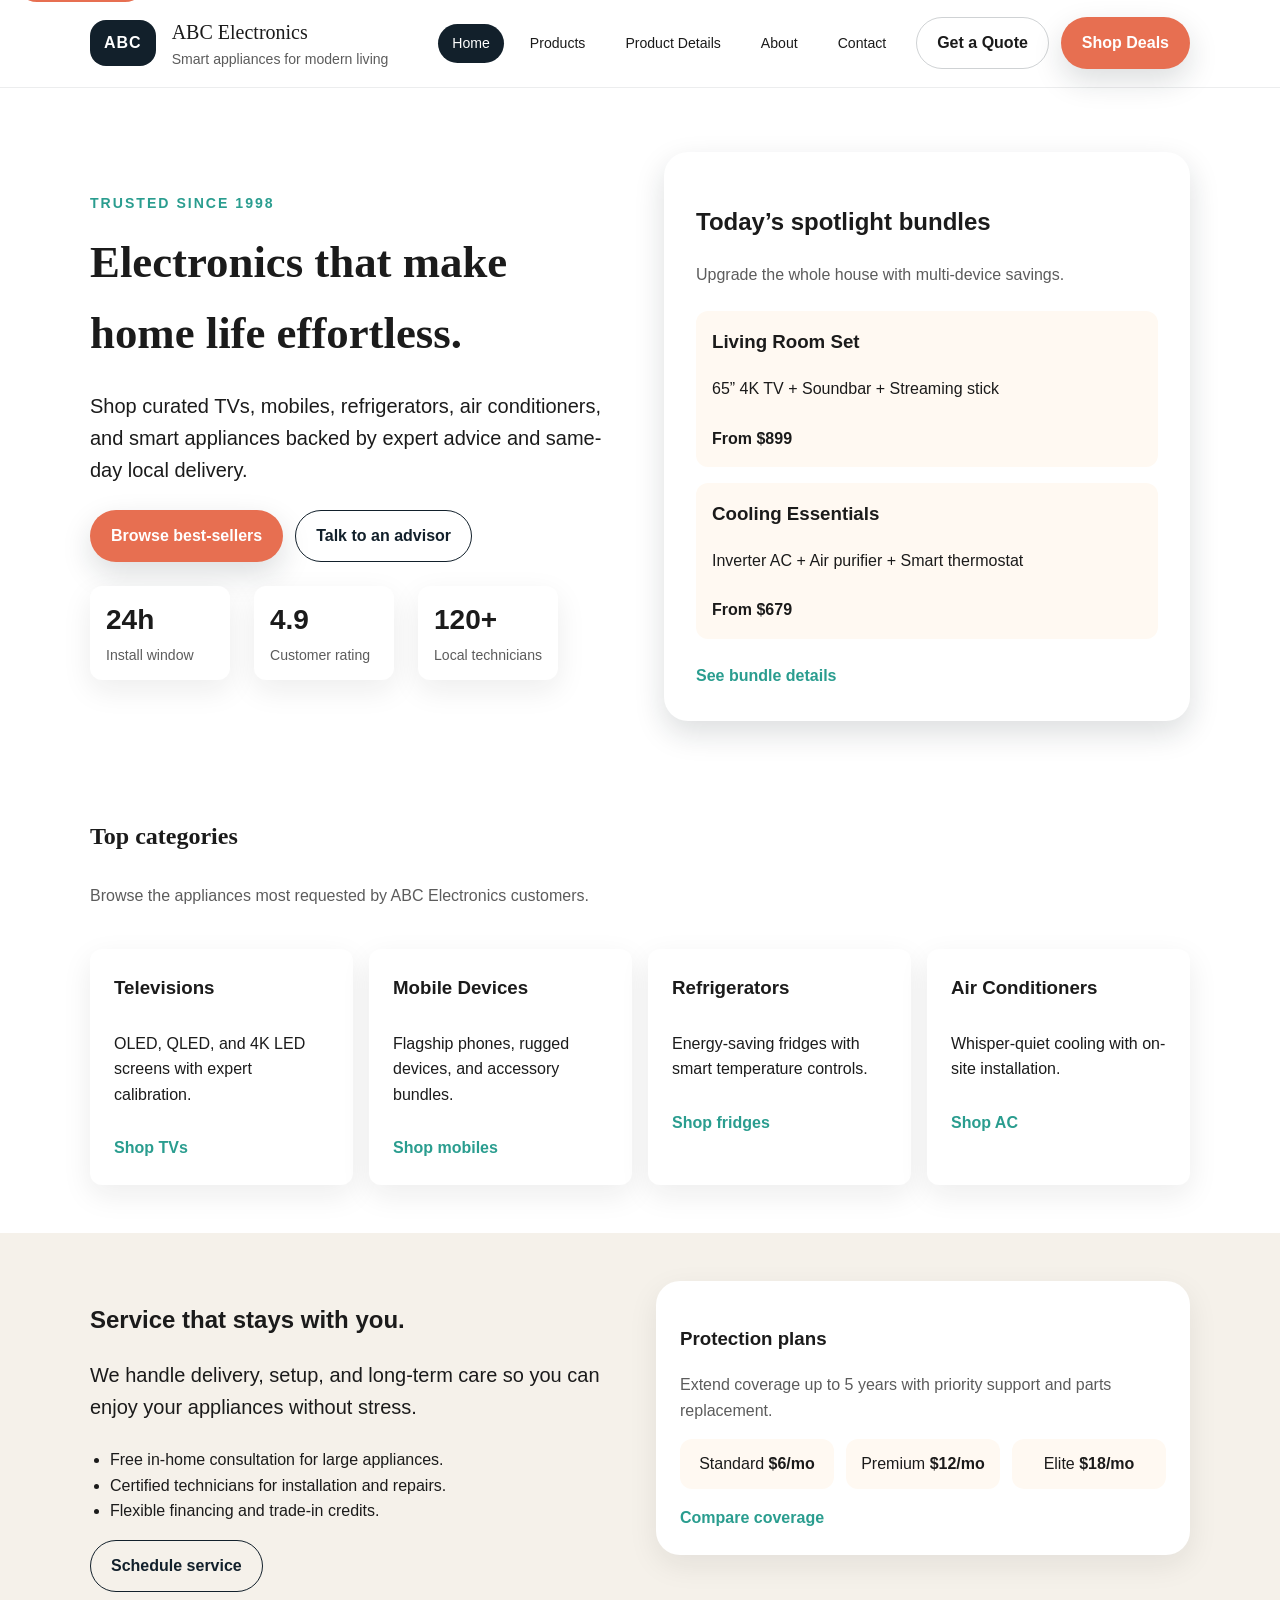
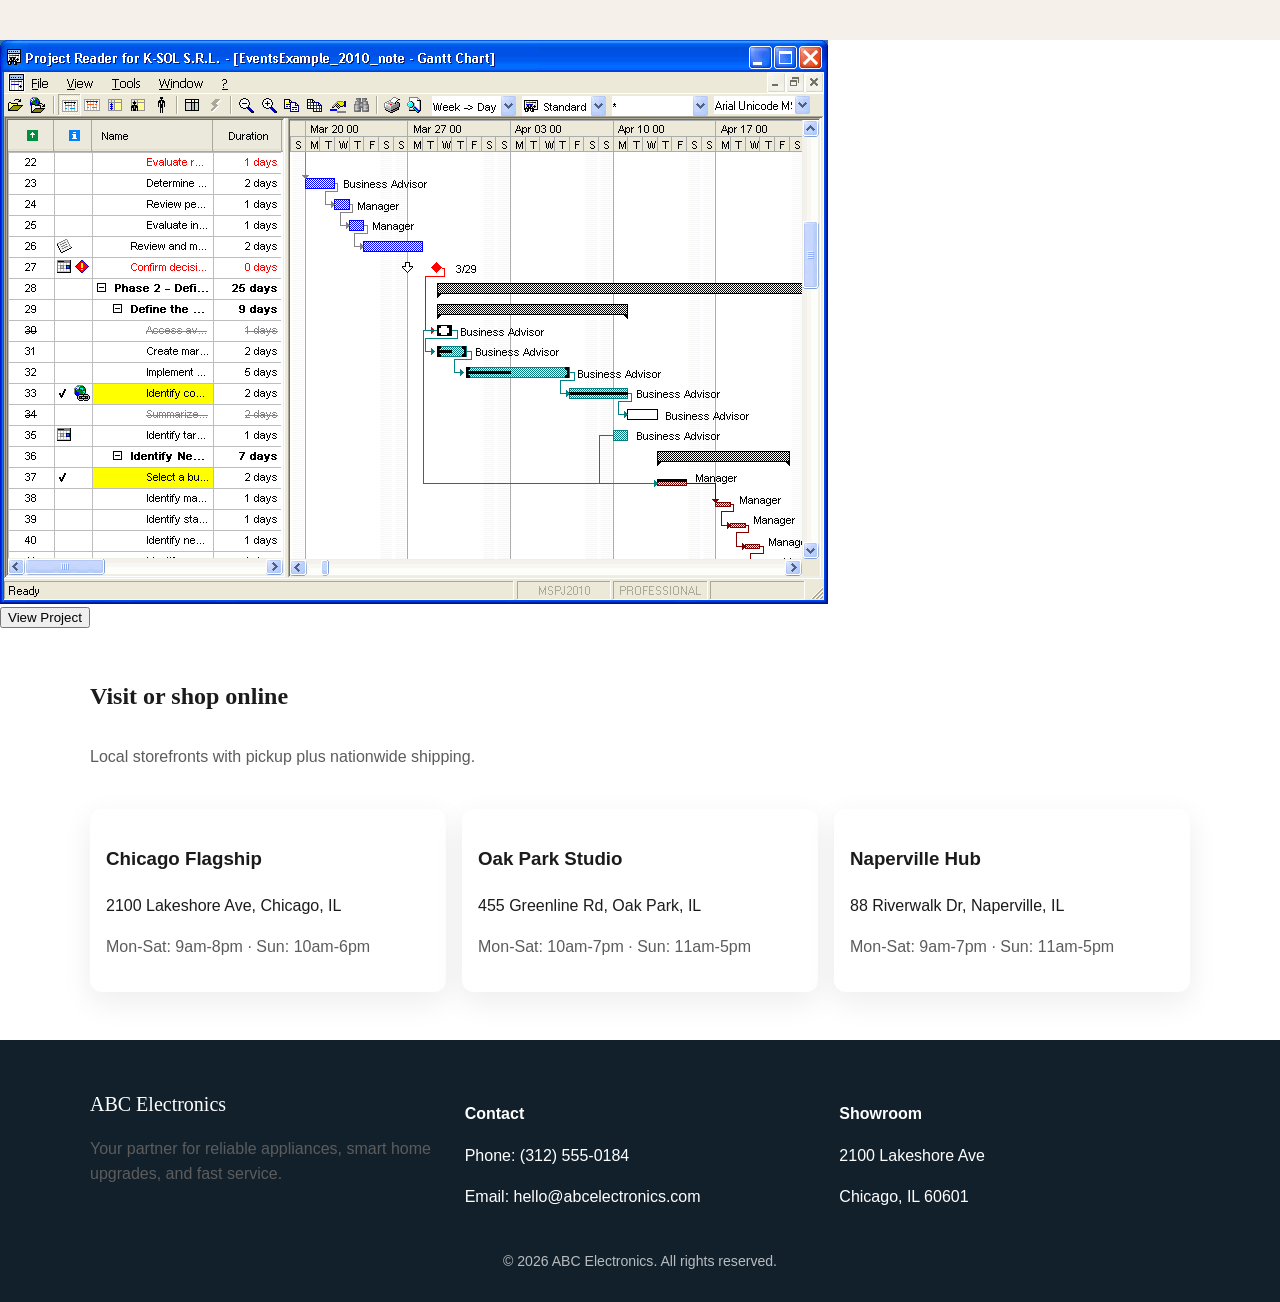
<file: index.html>
<!doctype html>
<html lang="en">
  <head>
    <meta charset="UTF-8" />
    <meta
      name="viewport"
      content="width=device-width, initial-scale=1.0"
    />
    <link
      rel="stylesheet"
      href="styles/styles.css"
    />
    <title>ABC Electronics</title>
  </head>
  <body>
    <a
      class="skip-link"
      href="#main"
      >Skip to content</a
    >
    <header class="site-header">
      <div class="container header-inner">
        <div
          class="brand"
          aria-label="ABC Electronics home"
        >
          <span
            class="brand-mark"
            aria-hidden="true"
            >ABC</span
          >
          <div class="brand-text">
            <p class="brand-name">ABC Electronics</p>
            <p class="brand-tagline">Smart appliances for modern living</p>
          </div>
        </div>
        <button
          class="nav-toggle"
          type="button"
          aria-expanded="false"
          aria-controls="primary-menu"
          aria-label="Open navigation menu"
        >
          <span class="nav-toggle-line"></span>
          <span class="nav-toggle-line"></span>
          <span class="nav-toggle-line"></span>
        </button>
        <div
          class="nav-panel"
          id="primary-menu"
        >
          <nav
            class="site-nav"
            aria-label="Primary"
          >
            <a
              class="nav-link active"
              href="index.html"
              >Home</a
            >
            <a
              class="nav-link"
              href="products.html"
              >Products</a
            >
            <a
              class="nav-link"
              href="product-details.html"
              >Product Details</a
            >
            <a
              class="nav-link"
              href="about.html"
              >About</a
            >
            <a
              class="nav-link"
              href="contact.html"
              >Contact</a
            >
          </nav>
          <div class="header-actions">
            <a
              class="btn btn-ghost"
              href="contact.html"
              >Get a Quote</a
            >
            <a
              class="btn btn-primary"
              href="products.html"
              >Shop Deals</a
            >
          </div>
        </div>
      </div>
    </header>

    <main id="main">
      <section
        class="hero"
        aria-labelledby="hero-title"
      >
        <div class="container hero-grid">
          <div class="hero-copy">
            <p class="eyebrow">Trusted since 1998</p>
            <h1 id="hero-title">Electronics that make home life effortless.</h1>
            <p class="lead">
              Shop curated TVs, mobiles, refrigerators, air conditioners, and
              smart appliances backed by expert advice and same-day local
              delivery.
            </p>
            <div class="hero-actions">
              <a
                class="btn btn-primary"
                href="products.html"
                >Browse best-sellers</a
              >
              <a
                class="btn btn-outline"
                href="contact.html"
                >Talk to an advisor</a
              >
            </div>
            <div
              class="trust-row"
              aria-label="Service highlights"
            >
              <div class="trust-item">
                <span class="trust-number">24h</span>
                <span class="trust-label">Install window</span>
              </div>
              <div class="trust-item">
                <span class="trust-number">4.9</span>
                <span class="trust-label">Customer rating</span>
              </div>
              <div class="trust-item">
                <span class="trust-number">120+</span>
                <span class="trust-label">Local technicians</span>
              </div>
            </div>
          </div>
          <div
            class="hero-card"
            role="presentation"
          >
            <div class="card-panel">
              <h2>Today’s spotlight bundles</h2>
              <p class="muted">
                Upgrade the whole house with multi-device savings.
              </p>
              <div class="bundle-list">
                <article class="bundle-card">
                  <h3>Living Room Set</h3>
                  <p>65” 4K TV + Soundbar + Streaming stick</p>
                  <span class="bundle-price">From $899</span>
                </article>
                <article class="bundle-card">
                  <h3>Cooling Essentials</h3>
                  <p>Inverter AC + Air purifier + Smart thermostat</p>
                  <span class="bundle-price">From $679</span>
                </article>
              </div>
              <a
                class="text-link"
                href="products.html"
                >See bundle details</a
              >
            </div>
          </div>
        </div>
      </section>

      <section
        class="section"
        aria-labelledby="categories-title"
      >
        <div class="container">
          <div class="section-heading">
            <h2 id="categories-title">Top categories</h2>
            <p class="muted">
              Browse the appliances most requested by ABC Electronics customers.
            </p>
          </div>
          <div class="grid-cards">
            <article class="info-card">
              <h3>Televisions</h3>
              <p>OLED, QLED, and 4K LED screens with expert calibration.</p>
              <a
                class="text-link"
                href="products.html"
                >Shop TVs</a
              >
            </article>
            <article class="info-card">
              <h3>Mobile Devices</h3>
              <p>Flagship phones, rugged devices, and accessory bundles.</p>
              <a
                class="text-link"
                href="products.html"
                >Shop mobiles</a
              >
            </article>
            <article class="info-card">
              <h3>Refrigerators</h3>
              <p>Energy-saving fridges with smart temperature controls.</p>
              <a
                class="text-link"
                href="products.html"
                >Shop fridges</a
              >
            </article>
            <article class="info-card">
              <h3>Air Conditioners</h3>
              <p>Whisper-quiet cooling with on-site installation.</p>
              <a
                class="text-link"
                href="products.html"
                >Shop AC</a
              >
            </article>
          </div>
        </div>
      </section>

      <section
        class="section alt"
        aria-labelledby="services-title"
      >
        <div class="container split">
          <div>
            <h2 id="services-title">Service that stays with you.</h2>
            <p class="lead">
              We handle delivery, setup, and long-term care so you can enjoy
              your appliances without stress.
            </p>
            <ul class="feature-list">
              <li>Free in-home consultation for large appliances.</li>
              <li>Certified technicians for installation and repairs.</li>
              <li>Flexible financing and trade-in credits.</li>
            </ul>
            <a
              class="btn btn-outline"
              href="contact.html"
              >Schedule service</a
            >
          </div>
          <div class="service-card">
            <h3>Protection plans</h3>
            <p class="muted">
              Extend coverage up to 5 years with priority support and parts
              replacement.
            </p>
            <div class="plan-grid">
              <div class="plan-item">
                <span>Standard</span>
                <strong>$6/mo</strong>
              </div>
              <div class="plan-item">
                <span>Premium</span>
                <strong>$12/mo</strong>
              </div>
              <div class="plan-item">
                <span>Elite</span>
                <strong>$18/mo</strong>
              </div>
            </div>
            <a
              class="text-link"
              href="contact.html"
              >Compare coverage</a
            >
          </div>
        </div>
      </section>

      <section>
        <img
          src="images/project1.gif"
          alt="Project 1"
        />
        <a href="https://github.com/mandloideep/cs300">
          <button>View Project</button>
        </a>
      </section>

      <section
        class="section"
        aria-labelledby="locations-title"
      >
        <div class="container">
          <div class="section-heading">
            <h2 id="locations-title">Visit or shop online</h2>
            <p class="muted">
              Local storefronts with pickup plus nationwide shipping.
            </p>
          </div>
          <div class="location-grid">
            <article class="location-card">
              <h3>Chicago Flagship</h3>
              <p>2100 Lakeshore Ave, Chicago, IL</p>
              <p class="muted">Mon-Sat: 9am-8pm · Sun: 10am-6pm</p>
            </article>
            <article class="location-card">
              <h3>Oak Park Studio</h3>
              <p>455 Greenline Rd, Oak Park, IL</p>
              <p class="muted">Mon-Sat: 10am-7pm · Sun: 11am-5pm</p>
            </article>
            <article class="location-card">
              <h3>Naperville Hub</h3>
              <p>88 Riverwalk Dr, Naperville, IL</p>
              <p class="muted">Mon-Sat: 9am-7pm · Sun: 11am-5pm</p>
            </article>
          </div>
        </div>
      </section>
    </main>

    <footer class="site-footer">
      <div class="container footer-grid">
        <div>
          <p class="brand-name">ABC Electronics</p>
          <p class="muted">
            Your partner for reliable appliances, smart home upgrades, and fast
            service.
          </p>
        </div>
        <div>
          <h2 class="footer-title">Contact</h2>
          <p>Phone: (312) 555-0184</p>
          <p>Email: hello@abcelectronics.com</p>
        </div>
        <div>
          <h2 class="footer-title">Showroom</h2>
          <p>2100 Lakeshore Ave</p>
          <p>Chicago, IL 60601</p>
        </div>
      </div>
      <div class="footer-bottom">
        <p>&copy; 2026 ABC Electronics. All rights reserved.</p>
      </div>
    </footer>

    <script src="scripts/nav.js"></script>
  </body>
</html>
</file>
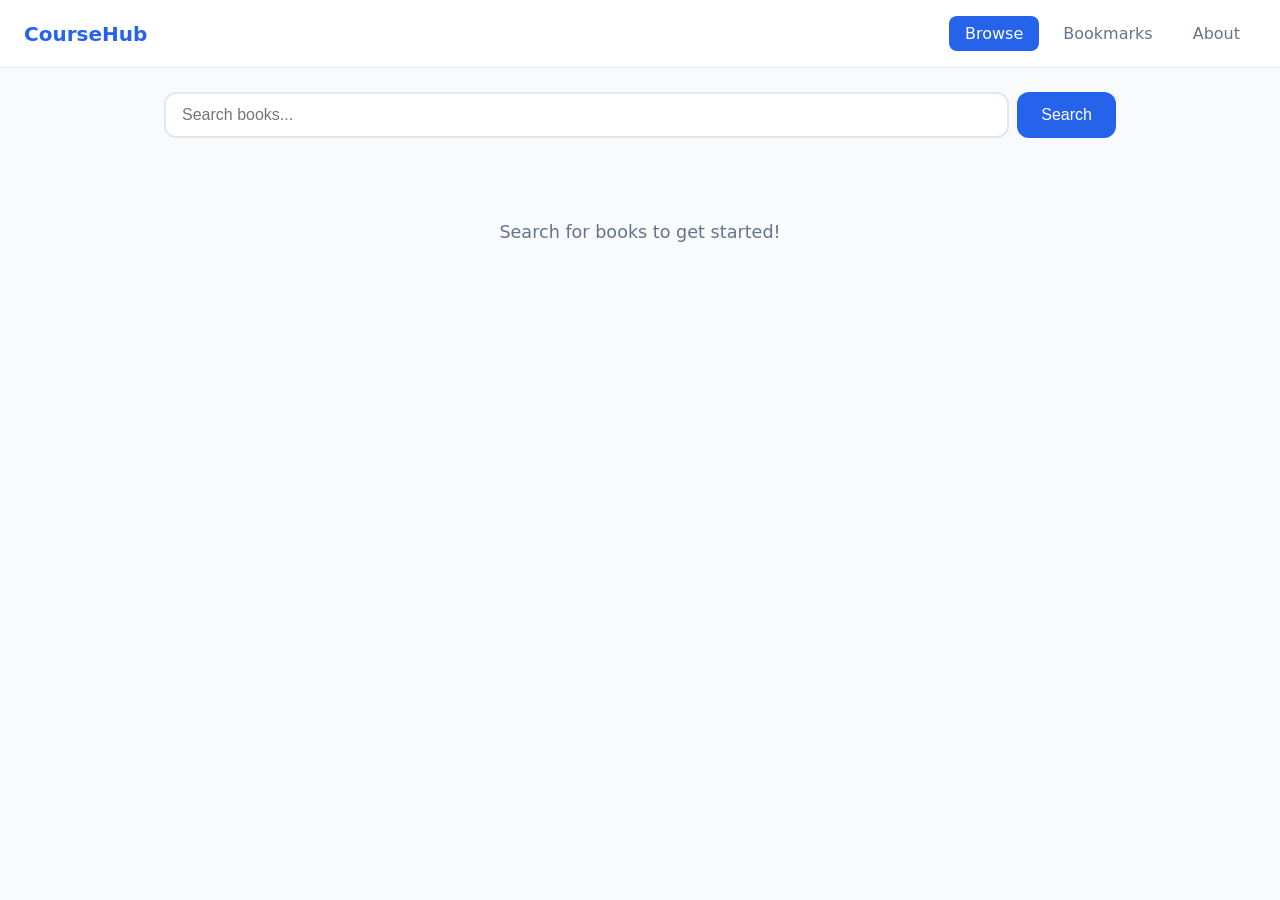
<file: coursehub-live/index.html>
<!doctype html>
<html lang="en">
  <head>
    <meta charset="UTF-8" />
    <meta
      name="viewport"
      content="width=device-width, initial-scale=1.0"
    />
    <title>CourseHub</title>
    <link
      rel="stylesheet"
      href="style.css"
    />
    <script
      src="app.js"
      defer
    ></script>
  </head>
  <body>
    <nav id="main-nav">
      <h1>CourseHub</h1>
      <div class="nav-links">
        <a
          href="#browse"
          class="nav-link active"
          >Browse</a
        >
        <a
          href="#bookmarks"
          class="nav-link"
          >Bookmarks</a
        >
        <a
          href="#about"
          class="nav-link"
          >About</a
        >
      </div>
    </nav>

    <main id="app"></main>
  </body>
</html>
</file>
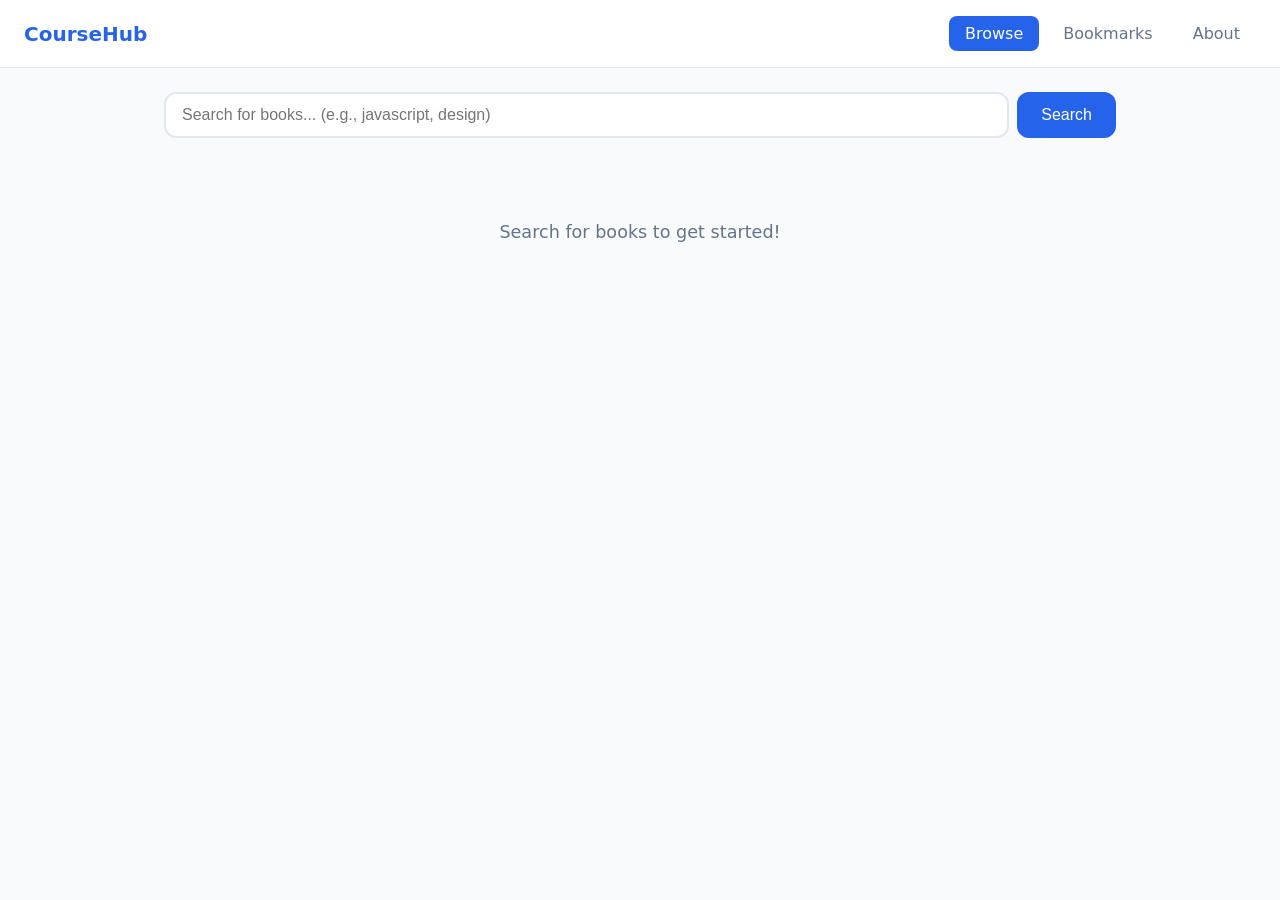
<file: coursehub/index.html>
<!doctype html>
<html lang="en">
  <head>
    <meta charset="UTF-8" />
    <meta
      name="viewport"
      content="width=device-width, initial-scale=1.0"
    />
    <title>CourseHub</title>
    <link
      rel="stylesheet"
      href="style.css"
    />
  </head>
  <body>
    <nav id="main-nav">
      <h1>CourseHub</h1>
      <div class="nav-links">
        <a
          href="#browse"
          class="nav-link active"
          >Browse</a
        >
        <a
          href="#bookmarks"
          class="nav-link"
          >Bookmarks</a
        >
        <a
          href="#about"
          class="nav-link"
          >About</a
        >
      </div>
    </nav>

    <main id="app"></main>

    <script src="app.js"></script>
  </body>
</html>
</file>
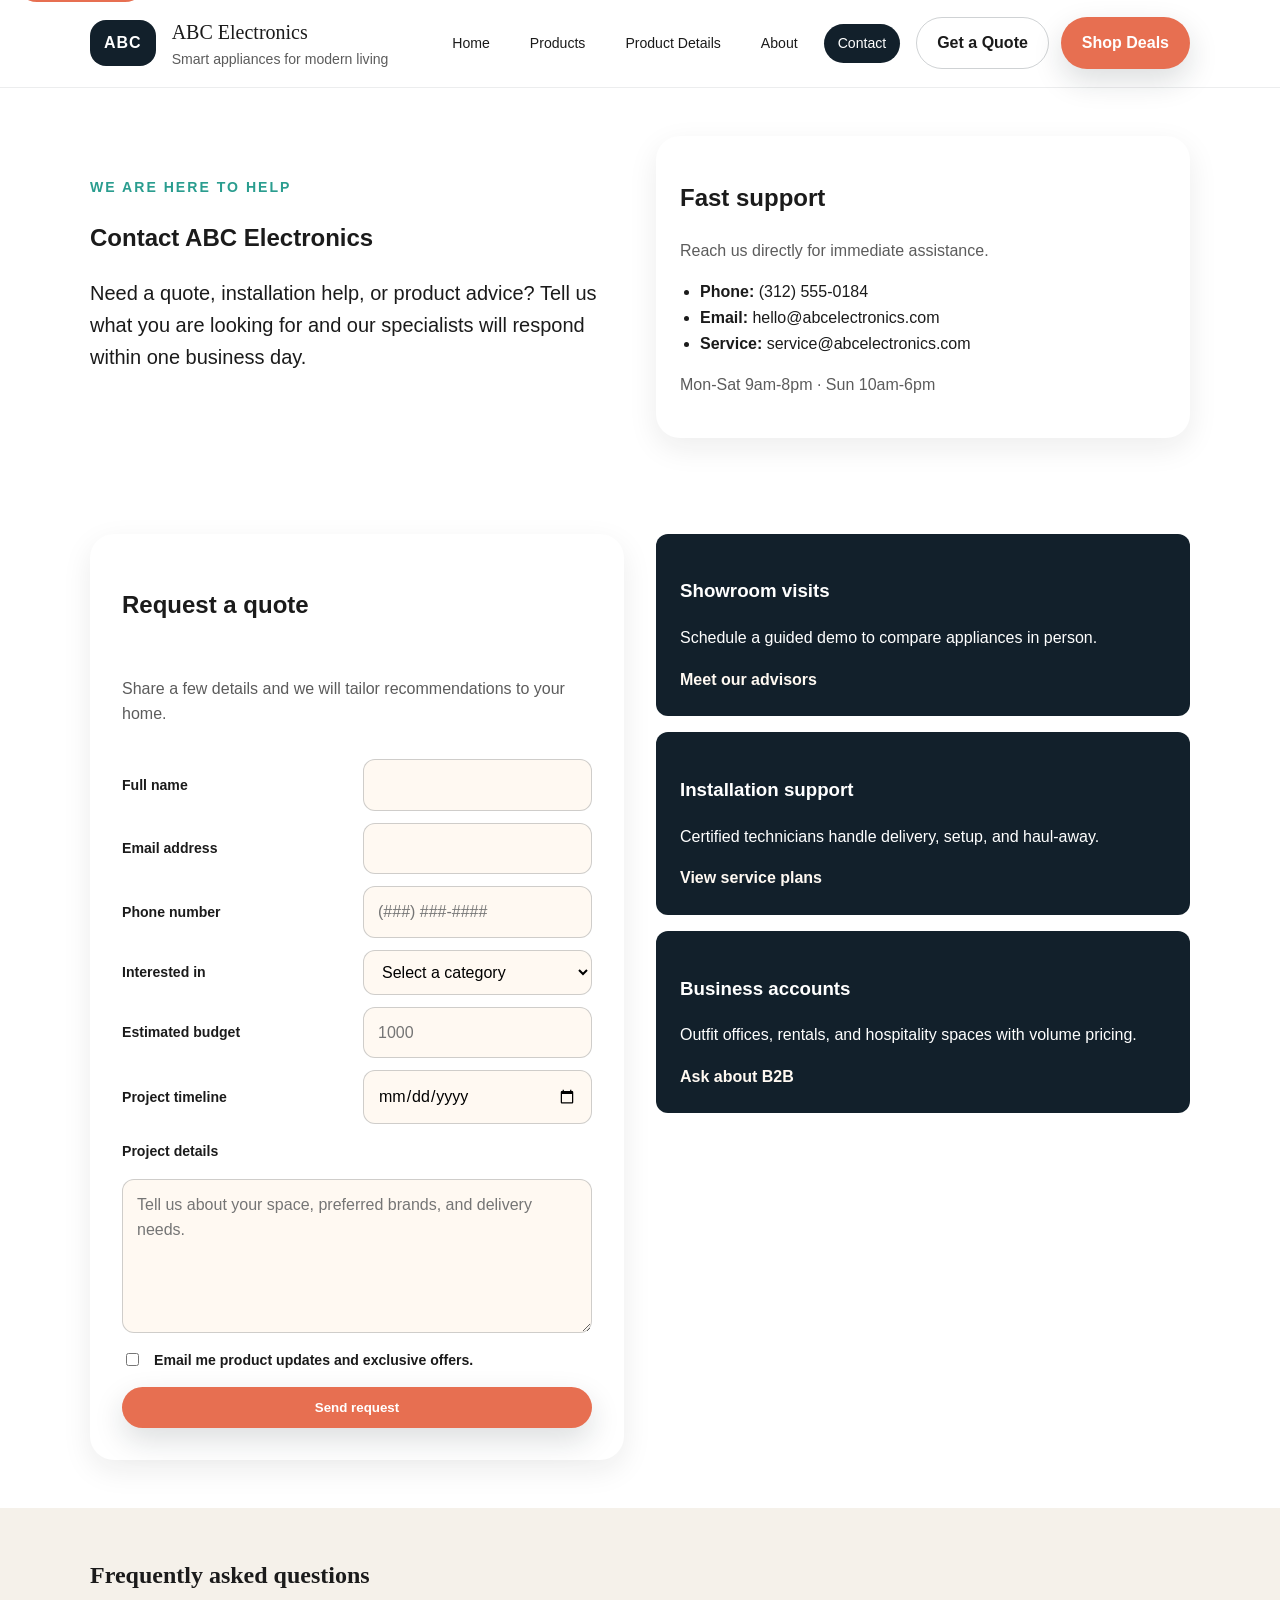
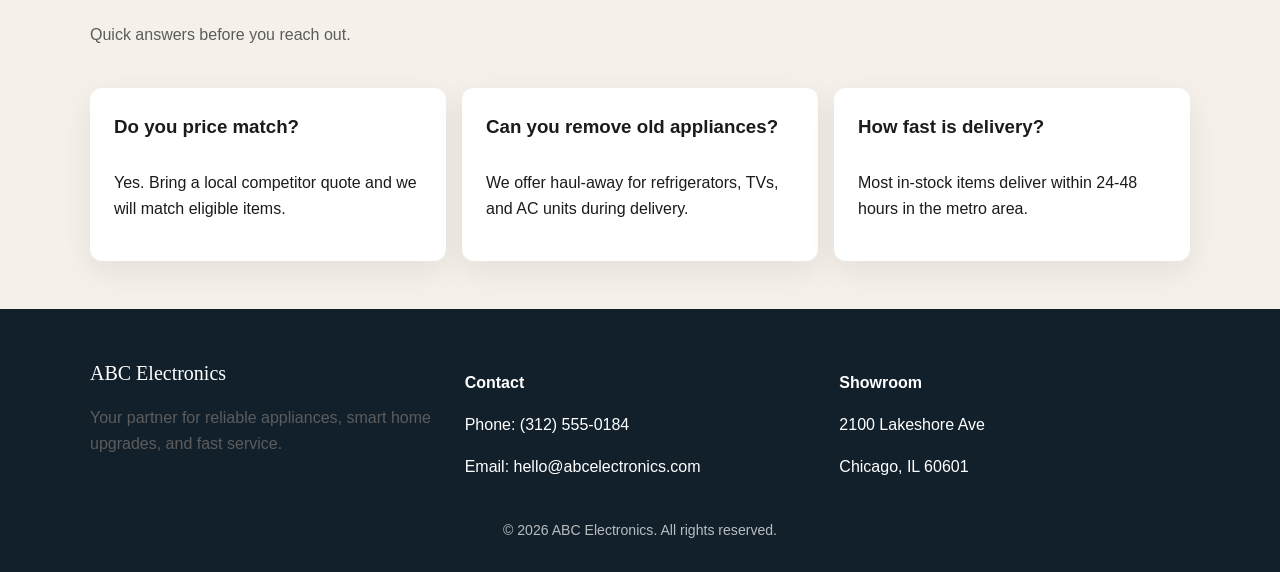
<file: contact.html>
<!doctype html>
<html lang="en">
  <head>
    <meta charset="UTF-8" />
    <meta
      name="viewport"
      content="width=device-width, initial-scale=1.0"
    />
    <link
      rel="stylesheet"
      href="styles/styles.css"
    />
    <title>ABC Electronics - Contact</title>
  </head>
  <body>
    <a
      class="skip-link"
      href="#main"
      >Skip to content</a
    >
    <header class="site-header">
      <div class="container header-inner">
        <div
          class="brand"
          aria-label="ABC Electronics home"
        >
          <span
            class="brand-mark"
            aria-hidden="true"
            >ABC</span
          >
          <div class="brand-text">
            <p class="brand-name">ABC Electronics</p>
            <p class="brand-tagline">Smart appliances for modern living</p>
          </div>
        </div>
        <button
          class="nav-toggle"
          type="button"
          aria-expanded="false"
          aria-controls="primary-menu"
          aria-label="Open navigation menu"
        >
          <span class="nav-toggle-line"></span>
          <span class="nav-toggle-line"></span>
          <span class="nav-toggle-line"></span>
        </button>
        <div
          class="nav-panel"
          id="primary-menu"
        >
          <nav
            class="site-nav"
            aria-label="Primary"
          >
            <a
              class="nav-link"
              href="index.html"
              >Home</a
            >
            <a
              class="nav-link"
              href="products.html"
              >Products</a
            >
            <a
              class="nav-link"
              href="product-details.html"
              >Product Details</a
            >
            <a
              class="nav-link"
              href="about.html"
              >About</a
            >
            <a
              class="nav-link active"
              href="contact.html"
              >Contact</a
            >
          </nav>
          <div class="header-actions">
            <a
              class="btn btn-ghost"
              href="contact.html"
              >Get a Quote</a
            >
            <a
              class="btn btn-primary"
              href="products.html"
              >Shop Deals</a
            >
          </div>
        </div>
      </div>
    </header>

    <main id="main">
      <section
        class="page-hero"
        aria-labelledby="contact-title"
      >
        <div class="container page-hero-inner">
          <div>
            <p class="eyebrow">We are here to help</p>
            <h1 id="contact-title">Contact ABC Electronics</h1>
            <p class="lead">
              Need a quote, installation help, or product advice? Tell us what
              you are looking for and our specialists will respond within one
              business day.
            </p>
          </div>
          <div class="contact-card">
            <h2>Fast support</h2>
            <p class="muted">Reach us directly for immediate assistance.</p>
            <ul class="contact-list">
              <li><strong>Phone:</strong> (312) 555-0184</li>
              <li><strong>Email:</strong> hello@abcelectronics.com</li>
              <li><strong>Service:</strong> service@abcelectronics.com</li>
            </ul>
            <p class="muted">Mon-Sat 9am-8pm · Sun 10am-6pm</p>
          </div>
        </div>
      </section>

      <section
        class="section"
        aria-labelledby="form-title"
      >
        <div class="container split">
          <form
            class="contact-form"
            aria-labelledby="form-title"
          >
            <h2 id="form-title">Request a quote</h2>
            <p class="muted">
              Share a few details and we will tailor recommendations to your
              home.
            </p>
            <div class="form-grid">
              <label for="full-name">Full name</label>
              <input
                id="full-name"
                name="full-name"
                type="text"
                autocomplete="name"
                required
              />

              <label for="email">Email address</label>
              <input
                id="email"
                name="email"
                type="email"
                autocomplete="email"
                required
              />

              <label for="phone">Phone number</label>
              <input
                id="phone"
                name="phone"
                type="tel"
                autocomplete="tel"
                placeholder="(###) ###-####"
              />

              <label for="interest">Interested in</label>
              <select
                id="interest"
                name="interest"
                required
              >
                <option
                  value=""
                  disabled
                  selected
                >
                  Select a category
                </option>
                <option>Televisions</option>
                <option>Mobile devices</option>
                <option>Refrigerators</option>
                <option>Air conditioners</option>
                <option>Smart home bundles</option>
              </select>

              <label for="budget">Estimated budget</label>
              <input
                id="budget"
                name="budget"
                type="number"
                min="100"
                step="50"
                placeholder="1000"
              />

              <label for="timeline">Project timeline</label>
              <input
                id="timeline"
                name="timeline"
                type="date"
              />
            </div>

            <label for="message">Project details</label>
            <textarea
              id="message"
              name="message"
              rows="5"
              placeholder="Tell us about your space, preferred brands, and delivery needs."
            ></textarea>

            <div class="checkbox-row">
              <input
                id="updates"
                name="updates"
                type="checkbox"
              />
              <label for="updates"
                >Email me product updates and exclusive offers.</label
              >
            </div>

            <button
              class="btn btn-primary"
              type="submit"
            >
              Send request
            </button>
          </form>
          <aside
            class="side-panel"
            aria-label="Showroom and service details"
          >
            <div class="panel-block">
              <h3>Showroom visits</h3>
              <p>Schedule a guided demo to compare appliances in person.</p>
              <a
                class="text-link"
                href="about.html"
                >Meet our advisors</a
              >
            </div>
            <div class="panel-block">
              <h3>Installation support</h3>
              <p>
                Certified technicians handle delivery, setup, and haul-away.
              </p>
              <a
                class="text-link"
                href="products.html"
                >View service plans</a
              >
            </div>
            <div class="panel-block">
              <h3>Business accounts</h3>
              <p>
                Outfit offices, rentals, and hospitality spaces with volume
                pricing.
              </p>
              <a
                class="text-link"
                href="contact.html"
                >Ask about B2B</a
              >
            </div>
          </aside>
        </div>
      </section>

      <section
        class="section alt"
        aria-labelledby="faq-title"
      >
        <div class="container">
          <div class="section-heading">
            <h2 id="faq-title">Frequently asked questions</h2>
            <p class="muted">Quick answers before you reach out.</p>
          </div>
          <div class="grid-cards">
            <article class="info-card">
              <h3>Do you price match?</h3>
              <p>
                Yes. Bring a local competitor quote and we will match eligible
                items.
              </p>
            </article>
            <article class="info-card">
              <h3>Can you remove old appliances?</h3>
              <p>
                We offer haul-away for refrigerators, TVs, and AC units during
                delivery.
              </p>
            </article>
            <article class="info-card">
              <h3>How fast is delivery?</h3>
              <p>
                Most in-stock items deliver within 24-48 hours in the metro
                area.
              </p>
            </article>
          </div>
        </div>
      </section>
    </main>

    <footer class="site-footer">
      <div class="container footer-grid">
        <div>
          <p class="brand-name">ABC Electronics</p>
          <p class="muted">
            Your partner for reliable appliances, smart home upgrades, and fast
            service.
          </p>
        </div>
        <div>
          <h2 class="footer-title">Contact</h2>
          <p>Phone: (312) 555-0184</p>
          <p>Email: hello@abcelectronics.com</p>
        </div>
        <div>
          <h2 class="footer-title">Showroom</h2>
          <p>2100 Lakeshore Ave</p>
          <p>Chicago, IL 60601</p>
        </div>
      </div>
      <div class="footer-bottom">
        <p>&copy; 2026 ABC Electronics. All rights reserved.</p>
      </div>
    </footer>

    <script src="scripts/nav.js"></script>
  </body>
</html>
</file>
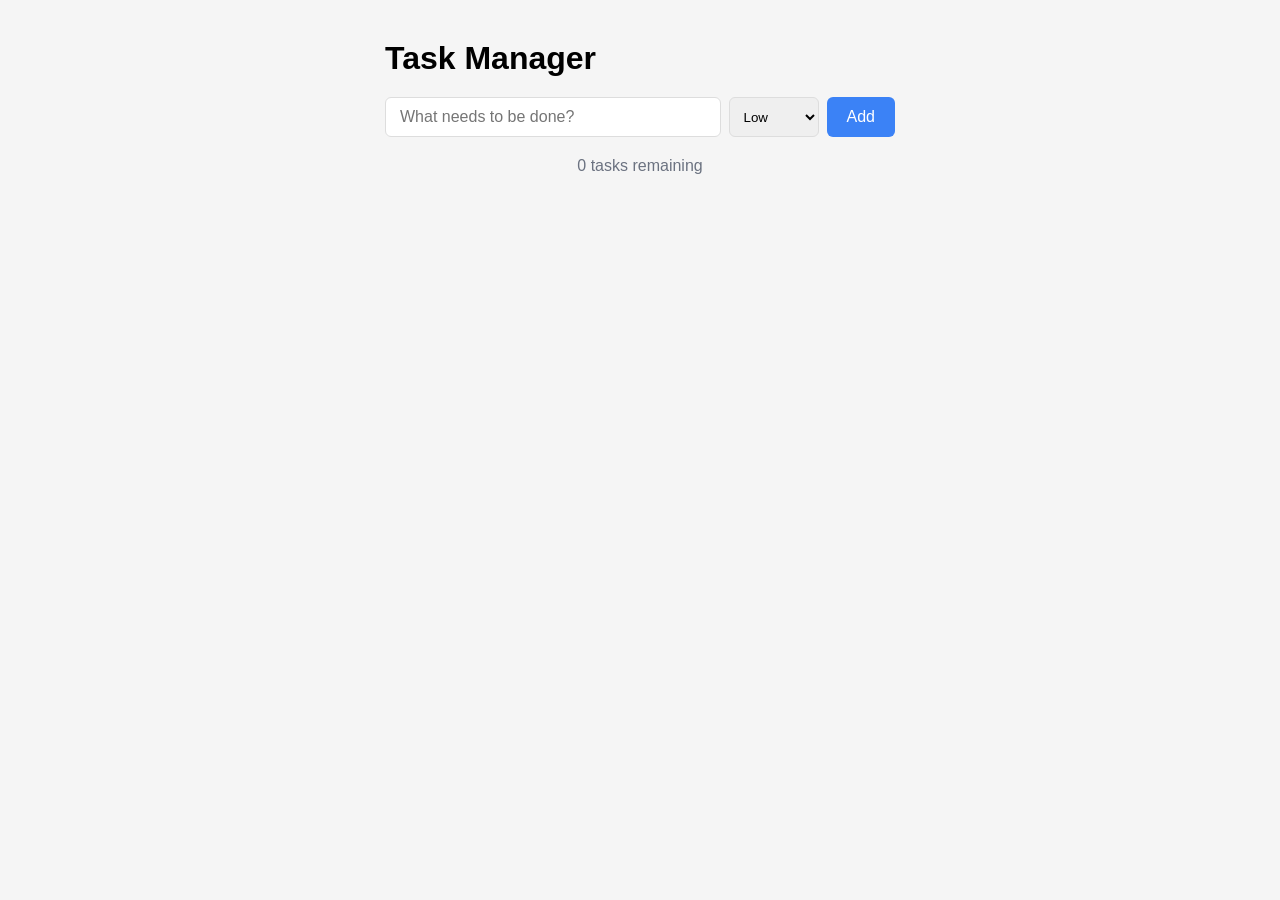
<file: task-manager.html>
<!doctype html>
<html lang="en">
  <head>
    <meta charset="UTF-8" />
    <title>Task Manager</title>
    <link
      rel="stylesheet"
      href="styles/tasks-m.css"
    />
    <script
      src="scripts/tasks-m.js"
      defer
    ></script>
  </head>
  <body>
    <h1>Task Manager</h1>

    <div class="add-form">
      <input
        type="text"
        id="task-input"
        placeholder="What needs to be done?"
      />
      <select id="priority-select">
        <option value="low">Low</option>
        <option value="medium">Medium</option>
        <option value="high">High</option>
      </select>
      <button id="add-btn">Add</button>
    </div>

    <div id="task-list"></div>
    <p
      class="task-count"
      id="task-count"
    ></p>
  </body>
</html>
</file>
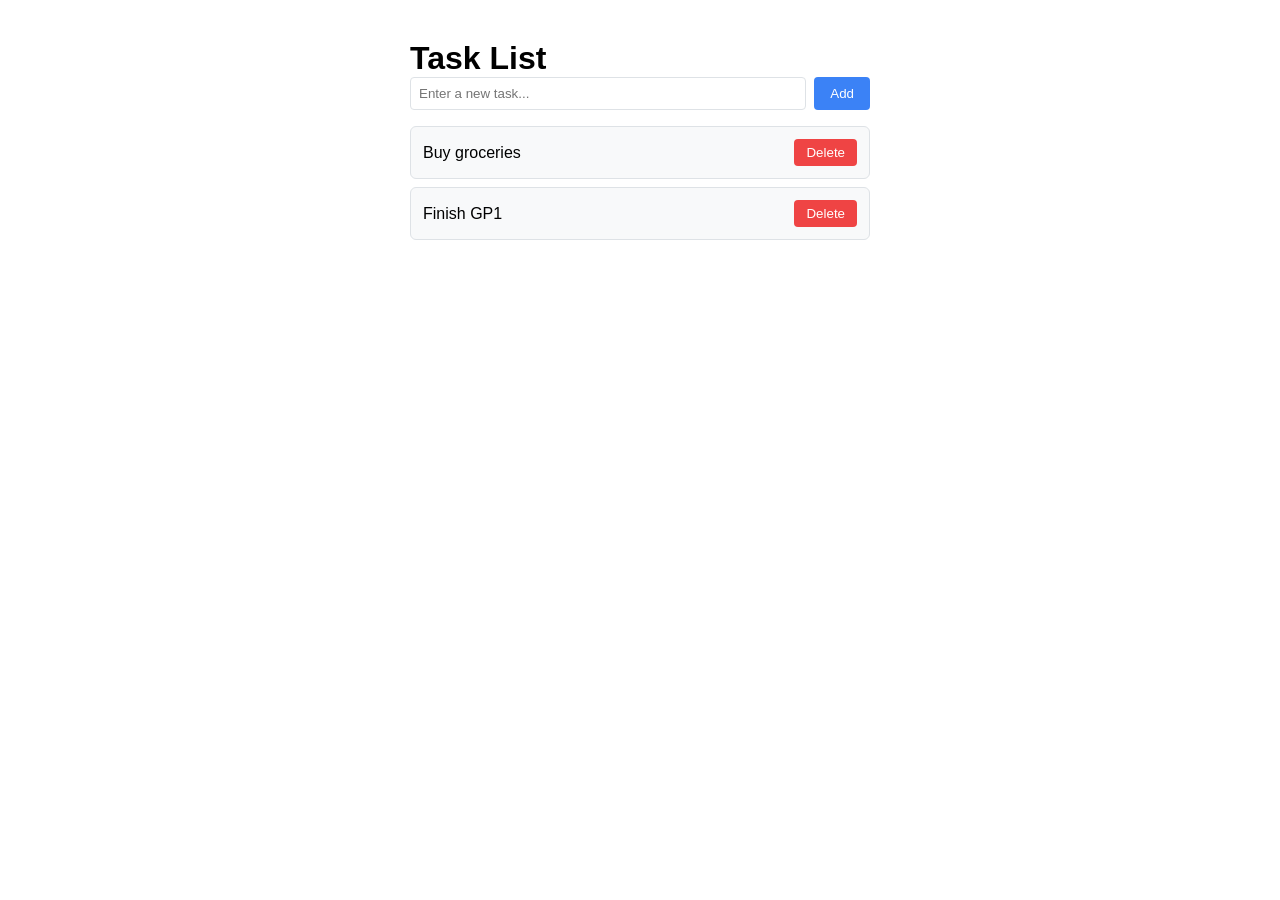
<file: tasks.html>
<!doctype html>
<html lang="en">
  <head>
    <meta charset="UTF-8" />
    <meta
      name="viewport"
      content="width=device-width, initial-scale=1.0"
    />
    <link
      rel="stylesheet"
      href="styles/tasks.css"
    />
    <script
      src="scripts/tasks.js"
      defer
    ></script>

    <title>Tasks</title>
  </head>
  <body>
    <main>
      <h1>Task List</h1>

      <div class="add-section">
        <input
          type="text"
          id="task-input"
          placeholder="Enter a new task..."
        />
        <button id="add-btn">Add</button>
      </div>

      <div id="task-list">
        <div class="task-item">
          <span>Buy groceries</span>
          <button class="delete-btn">Delete</button>
        </div>
        <div class="task-item">
          <span>Finish GP1</span>
          <button class="delete-btn">Delete</button>
        </div>
      </div>
    </main>
  </body>
</html>
</file>
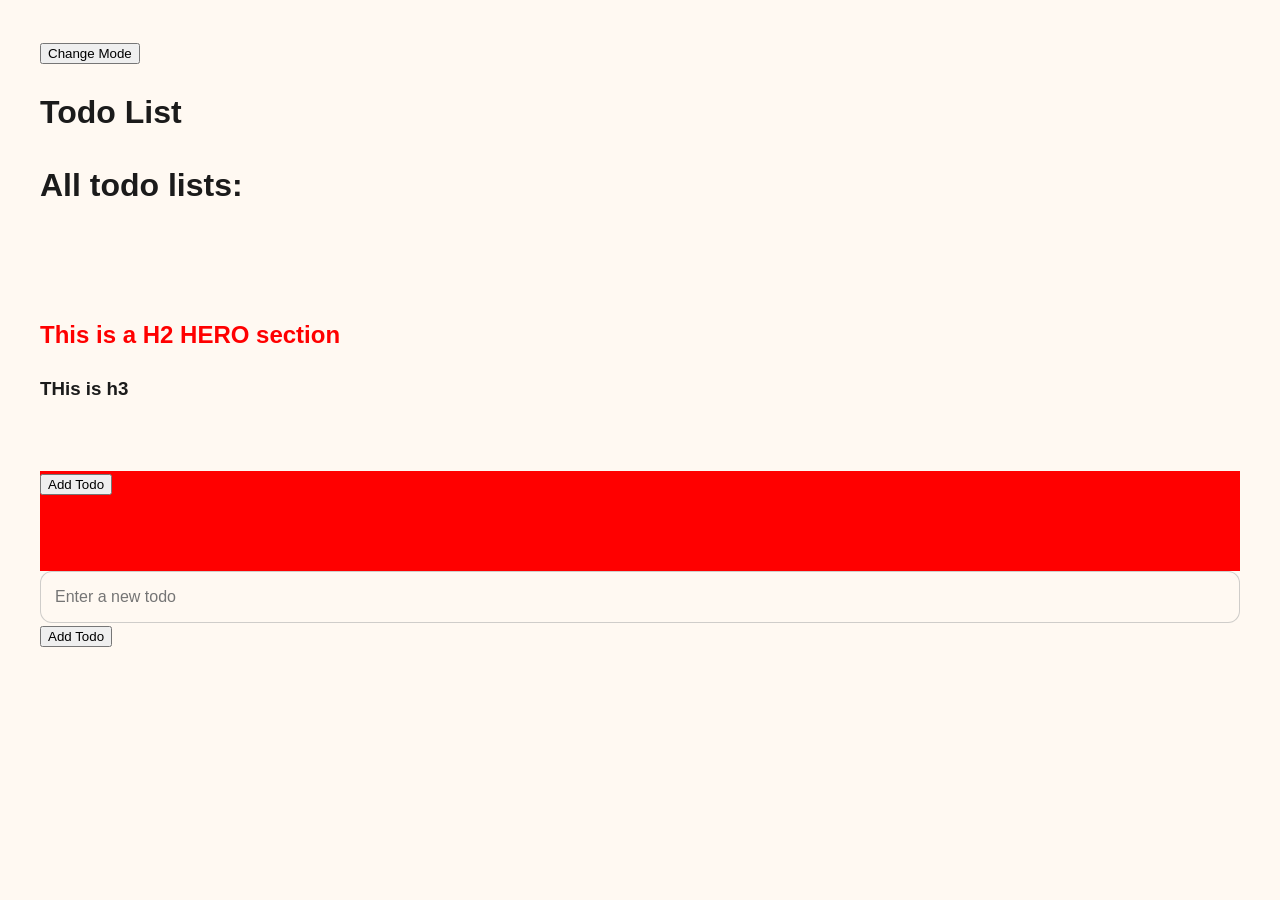
<file: todos.html>
<!doctype html>
<html lang="en">
  <head>
    <meta charset="UTF-8" />
    <meta
      name="viewport"
      content="width=device-width, initial-scale=1.0"
    />
    <link
      rel="stylesheet"
      href="styles/styles.css"
    />
    <title>Todo</title>
  </head>
  <body
    class="light-mode"
    style="margin: 40px"
  >
    <!-- <button id="light-mode">Dark Mode</button>

    <button id="dark-mode">Light Mode</button> -->
    <button id="change-mode">Change Mode</button>
    <h1>Todo List</h1>
    <h1>All todo lists:</h1>

    <div class="hero">
      <h2>This is a H2 HERO section</h2>
      <!-- <h2>This is new H2</h2> -->
      <h3>THis is h3</h3>
    </div>

    <div
      id="count"
      style="width: 100%; height: 100px; background-color: red"
    >
      <div>
        <button id="test-todo">Add Todo</button>
      </div>
    </div>

    <div>
      <form action="">
        <input
          type="text"
          id="todo-input"
          name="todo"
          placeholder="Enter a new todo"
        />
        <button
          type="submit"
          id="add-todo"
        >
          Add Todo
        </button>
      </form>
    </div>

    <!-- <div id="todo-list"></div> -->
    <script src="scripts/index.js"></script>
  </body>
</html>
</file>
<file: styles/styles.css>
:root {
  --color-ink: #1b1b1b;
  --color-muted: #5c5c5c;
  --color-sand: #f5f1ea;
  --color-cream: #fff9f2;
  --color-slate: #12202b;
  --color-accent: #e76f51;
  --color-accent-dark: #c85b3f;
  --color-teal: #2a9d8f;
  --color-white: #ffffff;

  --font-display: "Playfair Display", "Times New Roman", serif;
  --font-body: "Source Sans 3", "Helvetica Neue", Arial, sans-serif;

  --step--1: 0.88rem;
  --step-0: 1rem;
  --step-1: 1.25rem;
  --step-2: 1.75rem;
  --step-3: 2.5rem;
  --step-4: 3.5rem;

  --space-1: 0.5rem;
  --space-2: 0.75rem;
  --space-3: 1rem;
  --space-4: 1.5rem;
  --space-5: 2rem;
  --space-6: 3rem;
  --space-7: 4rem;

  --radius-sm: 12px;
  --radius-lg: 24px;
  --shadow-soft: 0 12px 30px rgba(18, 32, 43, 0.15);
  --shadow-card: 0 10px 30px rgba(27, 27, 27, 0.08);
}

*,
*::before,
*::after {
  box-sizing: border-box;
}

body {
  margin: 0;
  font-family: var(--font-body);
  color: var(--color-ink);

  line-height: 1.6;
}

body.light-mode {
  background: var(--color-cream);
}

body.dark-mode {
  background: var(--color-slate);
  color: var(--color-white);
}

img {
  max-width: 100%;
  display: block;
}

a {
  color: inherit;
  text-decoration: none;
}

main {
  display: block;
}

.container {
  width: min(1100px, 90%);
  margin: 0 auto;
}

.skip-link {
  position: absolute;
  top: -40px;
  left: 16px;
  background: var(--color-accent);
  color: var(--color-white);
  padding: 8px 12px;
  border-radius: 999px;
  transition: top 0.2s ease;
  z-index: 999;
}

.skip-link:focus {
  top: 16px;
}

.site-header {
  position: sticky;
  top: 0;
  background: rgba(255, 255, 255, 0.9);
  backdrop-filter: blur(12px);
  border-bottom: 1px solid rgba(18, 32, 43, 0.08);
  z-index: 50;
}

.header-inner {
  display: flex;
  flex-wrap: wrap;
  align-items: center;
  justify-content: space-between;
  gap: var(--space-3);
  padding: var(--space-3) 0;
}

.brand {
  display: flex;
  gap: var(--space-3);
  align-items: center;
}

.brand-mark {
  background: var(--color-slate);
  color: var(--color-white);
  padding: 10px 14px;
  border-radius: 16px;
  font-weight: 700;
  letter-spacing: 1px;
}

.brand-name {
  margin: 0;
  font-family: var(--font-display);
  font-size: var(--step-1);
}

.brand-tagline {
  margin: 0;
  font-size: var(--step--1);
  color: var(--color-muted);
}

.site-nav {
  display: flex;
  flex-wrap: wrap;
  gap: var(--space-2);
  align-items: center;
}

.nav-panel {
  display: flex;
  gap: var(--space-3);
  align-items: center;
}

.nav-toggle {
  display: none;
  width: 44px;
  height: 44px;
  padding: 10px;
  border-radius: 12px;
  border: 1px solid rgba(18, 32, 43, 0.2);
  background: var(--color-white);
  color: var(--color-slate);
  cursor: pointer;
  align-items: center;
  justify-content: center;
  flex-direction: column;
  gap: 5px;
  transition:
    background 0.2s ease,
    border-color 0.2s ease,
    transform 0.2s ease;
}

.nav-toggle:hover,
.nav-toggle:focus-visible {
  background: var(--color-sand);
  border-color: var(--color-slate);
}

.nav-toggle-line {
  width: 20px;
  height: 2px;
  background: currentColor;
  border-radius: 999px;
  transition:
    transform 0.2s ease,
    opacity 0.2s ease;
}

.nav-toggle.is-open .nav-toggle-line:nth-child(1) {
  transform: translateY(7px) rotate(45deg);
}

.nav-toggle.is-open .nav-toggle-line:nth-child(2) {
  opacity: 0;
}

.nav-toggle.is-open .nav-toggle-line:nth-child(3) {
  transform: translateY(-7px) rotate(-45deg);
}

.nav-link {
  padding: 8px 14px;
  border-radius: 999px;
  font-size: var(--step--1);
  transition: all 0.2s ease;
}

.nav-link:hover,
.nav-link:focus {
  background: var(--color-sand);
  color: var(--color-slate);
}

.nav-link.active {
  background: var(--color-slate);
  color: var(--color-white);
}

.header-actions {
  display: flex;
  gap: var(--space-2);
  align-items: center;
}

.btn {
  display: inline-flex;
  align-items: center;
  justify-content: center;
  gap: 8px;
  padding: 12px 20px;
  border-radius: 999px;
  border: 1px solid transparent;
  font-weight: 600;
  transition:
    transform 0.2s ease,
    box-shadow 0.2s ease,
    background 0.2s ease;
}

.btn-primary {
  background: var(--color-accent);
  color: var(--color-white);
  box-shadow: var(--shadow-soft);
}

.btn-primary:hover,
.btn-primary:focus {
  background: var(--color-accent-dark);
  transform: translateY(-2px);
}

.btn-outline {
  border-color: var(--color-slate);
  color: var(--color-slate);
  background: transparent;
}

.btn-outline:hover,
.btn-outline:focus {
  background: var(--color-slate);
  color: var(--color-white);
}

.btn-ghost {
  background: transparent;
  border-color: rgba(18, 32, 43, 0.2);
}

.btn-ghost:hover,
.btn-ghost:focus {
  background: var(--color-sand);
}

.text-link {
  color: var(--color-teal);
  font-weight: 600;
  display: inline-flex;
  gap: 6px;
  align-items: center;
  transition: color 0.2s ease;
}

.text-link:hover,
.text-link:focus {
  color: var(--color-accent);
}

.hero {
  padding: var(--space-7) 0 var(--space-6);
}

.hero-grid {
  display: grid;
  grid-template-columns: repeat(auto-fit, minmax(280px, 1fr));
  gap: var(--space-6);
  align-items: center;
}

.hero-copy h1 {
  font-family: var(--font-display);
  font-size: clamp(2.6rem, 3.5vw, 3.8rem);
  margin: var(--space-2) 0 var(--space-3);
}

.eyebrow {
  text-transform: uppercase;
  letter-spacing: 2px;
  font-size: var(--step--1);
  color: var(--color-teal);
  font-weight: 600;
  margin: 0;
}

.lead {
  font-size: var(--step-1);
  margin-bottom: var(--space-4);
}

.hero-actions {
  display: flex;
  flex-wrap: wrap;
  gap: var(--space-2);
  margin-bottom: var(--space-4);
}

.trust-row {
  display: flex;
  gap: var(--space-4);
  flex-wrap: wrap;
}

.trust-item {
  background: var(--color-white);
  padding: var(--space-2) var(--space-3);
  border-radius: var(--radius-sm);
  box-shadow: var(--shadow-card);
  min-width: 140px;
}

.trust-number {
  font-size: var(--step-2);
  font-weight: 700;
  display: block;
}

.trust-label {
  color: var(--color-muted);
  font-size: var(--step--1);
}

.hero-card .card-panel {
  background: var(--color-white);
  padding: var(--space-5);
  border-radius: var(--radius-lg);
  box-shadow: var(--shadow-soft);
}

.bundle-list {
  display: grid;
  gap: var(--space-3);
  margin: var(--space-4) 0;
}

.bundle-card {
  padding: var(--space-3);
  border-radius: var(--radius-sm);
  background: var(--color-cream);
}

.bundle-card h3 {
  margin-top: 0;
}

.bundle-price {
  display: inline-block;
  font-weight: 700;
  margin-top: var(--space-1);
}

.section {
  padding: var(--space-6) 0;
}

.section.alt {
  background: var(--color-sand);
}

.section-heading {
  display: flex;
  flex-direction: column;
  gap: var(--space-2);
  margin-bottom: var(--space-4);
}

.section-heading h2,
.section-heading h1 {
  font-family: var(--font-display);
  margin: 0;
}

.grid-cards {
  display: grid;
  gap: var(--space-3);
  grid-template-columns: repeat(auto-fit, minmax(220px, 1fr));
}

.info-card {
  background: var(--color-white);
  padding: var(--space-4);
  border-radius: var(--radius-sm);
  box-shadow: var(--shadow-card);
  display: flex;
  flex-direction: column;
  gap: var(--space-2);
}

.info-card h3 {
  margin: 0;
}

.split {
  display: grid;
  gap: var(--space-5);
  grid-template-columns: repeat(auto-fit, minmax(260px, 1fr));
  align-items: start;
}

.feature-list {
  padding-left: 20px;
  margin: var(--space-3) 0;
}

.service-card {
  background: var(--color-white);
  padding: var(--space-4);
  border-radius: var(--radius-lg);
  box-shadow: var(--shadow-card);
}

.plan-grid {
  display: grid;
  grid-template-columns: repeat(auto-fit, minmax(120px, 1fr));
  gap: var(--space-2);
  margin: var(--space-3) 0;
}

.plan-item {
  padding: var(--space-2);
  background: var(--color-cream);
  border-radius: var(--radius-sm);
  text-align: center;
}

.location-grid {
  display: grid;
  gap: var(--space-3);
  grid-template-columns: repeat(auto-fit, minmax(240px, 1fr));
}

.location-card {
  background: var(--color-white);
  padding: var(--space-3);
  border-radius: var(--radius-sm);
  box-shadow: var(--shadow-card);
}

.page-hero {
  padding: var(--space-6) 0;
}

.page-hero-inner {
  display: grid;
  gap: var(--space-5);
  grid-template-columns: repeat(auto-fit, minmax(260px, 1fr));
  align-items: center;
}

.contact-card {
  background: var(--color-white);
  padding: var(--space-4);
  border-radius: var(--radius-lg);
  box-shadow: var(--shadow-card);
}

.contact-list {
  padding-left: 20px;
  margin: var(--space-2) 0 var(--space-3);
}

.contact-form {
  background: var(--color-white);
  padding: var(--space-5);
  border-radius: var(--radius-lg);
  box-shadow: var(--shadow-card);
  display: flex;
  flex-direction: column;
  gap: var(--space-3);
}

.form-grid {
  display: grid;
  grid-template-columns: repeat(auto-fit, minmax(200px, 1fr));
  gap: var(--space-2);
  align-items: center;
}

label {
  font-weight: 600;
  font-size: var(--step--1);
}

input,
select,
textarea {
  width: 100%;
  padding: 12px 14px;
  border-radius: 12px;
  border: 1px solid rgba(18, 32, 43, 0.2);
  font: inherit;
  background: var(--color-cream);
}

input:focus,
select:focus,
textarea:focus {
  outline: 2px solid var(--color-teal);
  border-color: transparent;
}

.checkbox-row {
  display: flex;
  gap: var(--space-2);
  align-items: center;
}

.checkbox-row input {
  width: auto;
}

.side-panel {
  display: grid;
  gap: var(--space-3);
}

.panel-block {
  background: var(--color-slate);
  color: var(--color-white);
  padding: var(--space-4);
  border-radius: var(--radius-sm);
}

.panel-block .text-link {
  color: var(--color-cream);
}

.panel-block .text-link:hover,
.panel-block .text-link:focus {
  color: var(--color-accent);
}

.site-footer {
  background: var(--color-slate);
  color: var(--color-white);
  padding: var(--space-6) 0 var(--space-3);
}

.footer-grid {
  display: grid;
  gap: var(--space-4);
  grid-template-columns: repeat(auto-fit, minmax(220px, 1fr));
}

.footer-title {
  margin-bottom: var(--space-2);
  font-size: var(--step-0);
}

.footer-bottom {
  text-align: center;
  margin-top: var(--space-4);
  font-size: var(--step--1);
  color: rgba(255, 255, 255, 0.7);
}

.muted {
  color: var(--color-muted);
}

@media (max-width: 1024px) {
  .header-inner {
    display: grid;
    grid-template-columns: 1fr auto;
    align-items: center;
    gap: var(--space-3);
  }

  .brand {
    min-width: 0;
  }

  .brand-text {
    min-width: 0;
  }

  .brand-name,
  .brand-tagline {
    white-space: nowrap;
    overflow: hidden;
    text-overflow: ellipsis;
  }

  .nav-toggle {
    display: inline-flex;
  }

  .nav-panel {
    grid-column: 1 / -1;
    display: none;
    flex-direction: column;
    align-items: stretch;
    gap: var(--space-3);
    background: var(--color-white);
    border: 1px solid rgba(18, 32, 43, 0.08);
    border-radius: var(--radius-sm);
    padding: var(--space-3);
    box-shadow: var(--shadow-card);
  }

  .nav-panel.is-open {
    display: flex;
  }

  .site-nav {
    width: 100%;
    flex-direction: column;
    align-items: stretch;
  }

  .nav-link {
    width: 100%;
    text-align: left;
    border-radius: 12px;
  }

  .header-actions {
    width: 100%;
    justify-content: flex-start;
    flex-wrap: wrap;
  }

  .header-actions .btn {
    flex: 1 1 220px;
  }
}

@media (max-width: 720px) {
  .header-actions {
    flex-direction: column;
    align-items: stretch;
  }

  .header-actions .btn {
    width: 100%;
    flex-basis: auto;
  }

  .hero {
    padding-top: var(--space-5);
  }

  .hero-actions,
  .trust-row {
    justify-content: flex-start;
  }

  .form-grid {
    grid-template-columns: 1fr;
  }
}
</file>
<file: coursehub-live/style.css>
/* === VARIABLES === */
:root {
  --color-primary: #2563eb;
  --color-primary-dark: #1d4ed8;
  --color-bg: #f8fafc;
  --color-surface: #ffffff;
  --color-text: #1e293b;
  --color-text-light: #64748b;
  --color-border: #e2e8f0;
  --color-success: #10b981;
  --color-error: #ef4444;
  --radius: 12px;
  --shadow: 0 2px 8px rgba(0, 0, 0, 0.08);
}

/* === RESET & BASE === */
* {
  margin: 0;
  padding: 0;
  box-sizing: border-box;
}

body {
  font-family:
    system-ui,
    -apple-system,
    sans-serif;
  background: var(--color-bg);
  color: var(--color-text);
  min-height: 100vh;
}

/* === NAVIGATION === */
nav {
  background: var(--color-surface);
  padding: 16px 24px;
  display: flex;
  justify-content: space-between;
  align-items: center;
  border-bottom: 1px solid var(--color-border);
  position: sticky;
  top: 0;
  z-index: 10;
}

nav h1 {
  font-size: 1.25rem;
  color: var(--color-primary);
}

.nav-links {
  display: flex;
  gap: 8px;
}

.nav-link {
  text-decoration: none;
  padding: 8px 16px;
  border-radius: 8px;
  color: var(--color-text-light);
  font-weight: 500;
  transition:
    background 0.2s,
    color 0.2s;
}

.nav-link:hover {
  background: var(--color-bg);
}
.nav-link.active {
  background: var(--color-primary);
  color: white;
}

/* === MAIN CONTAINER === */
main {
  max-width: 1000px;
  margin: 24px auto;
  padding: 0 24px;
}

/* === SEARCH BAR === */
.search-bar {
  display: flex;
  gap: 8px;
  margin-bottom: 24px;
}

.search-bar input {
  flex: 1;
  padding: 12px 16px;
  font-size: 1rem;
  border: 2px solid var(--color-border);
  border-radius: var(--radius);
  outline: none;
  transition: border-color 0.2s;
}

.search-bar input:focus {
  border-color: var(--color-primary);
}

.search-bar button {
  padding: 12px 24px;
  font-size: 1rem;
  background: var(--color-primary);
  color: white;
  border: none;
  border-radius: var(--radius);
  cursor: pointer;
  font-weight: 500;
}

.search-bar button:hover {
  background: var(--color-primary-dark);
}

/* === CARD GRID === */
.card-grid {
  display: grid;
  grid-template-columns: repeat(auto-fill, minmax(220px, 1fr));
  gap: 20px;
}

/* === BOOK CARD === */
.card {
  background: var(--color-surface);
  border-radius: var(--radius);
  overflow: hidden;
  box-shadow: var(--shadow);
  transition: transform 0.2s;
}

.card:hover {
  transform: translateY(-4px);
}

.card img {
  width: 100%;
  height: 280px;
  object-fit: cover;
  background: var(--color-bg);
}

.card-body {
  padding: 12px 16px;
}
.card-body h3 {
  font-size: 1rem;
  margin-bottom: 4px;
  line-height: 1.3;
}
.card-body .author {
  color: var(--color-text-light);
  font-size: 0.85rem;
}
.card-body .year {
  color: var(--color-text-light);
  font-size: 0.8rem;
}

/* === BOOKMARK BUTTON === */
.btn {
  display: inline-block;
  margin-top: 8px;
  padding: 6px 12px;
  font-size: 0.85rem;
  border: 2px solid var(--color-primary);
  border-radius: 8px;
  background: transparent;
  color: var(--color-primary);
  cursor: pointer;
  transition:
    background 0.2s,
    color 0.2s;
}

.btn:hover {
  background: var(--color-primary);
  color: white;
}
.btn.bookmarked {
  background: var(--color-success);
  border-color: var(--color-success);
  color: white;
}

/* === STATE MESSAGES === */
.loading,
.error,
.empty,
.initial {
  text-align: center;
  padding: 60px 20px;
  font-size: 1.1rem;
  color: var(--color-text-light);
}

.error {
  color: var(--color-error);
}

/* === ABOUT PAGE === */
.about {
  max-width: 600px;
  line-height: 1.8;
}
.about h2 {
  margin-bottom: 12px;
}
.about h3 {
  margin: 20px 0 8px;
}
.about ul {
  margin-left: 20px;
}
.about li {
  margin-bottom: 4px;
}
</file>
<file: coursehub/style.css>
/* === VARIABLES === */
:root {
  --color-primary: #2563eb;
  --color-primary-dark: #1d4ed8;
  --color-bg: #f8fafc;
  --color-surface: #ffffff;
  --color-text: #1e293b;
  --color-text-light: #64748b;
  --color-border: #e2e8f0;
  --color-success: #10b981;
  --color-error: #ef4444;
  --radius: 12px;
  --shadow: 0 2px 8px rgba(0, 0, 0, 0.08);
}

/* === RESET & BASE === */
* {
  margin: 0;
  padding: 0;
  box-sizing: border-box;
}

body {
  font-family:
    system-ui,
    -apple-system,
    sans-serif;
  background: var(--color-bg);
  color: var(--color-text);
  min-height: 100vh;
}

/* === NAVIGATION === */
nav {
  background: var(--color-surface);
  padding: 16px 24px;
  display: flex;
  justify-content: space-between;
  align-items: center;
  border-bottom: 1px solid var(--color-border);
  position: sticky;
  top: 0;
  z-index: 10;
}

nav h1 {
  font-size: 1.25rem;
  color: var(--color-primary);
}
.nav-links {
  display: flex;
  gap: 8px;
}

.nav-link {
  text-decoration: none;
  padding: 8px 16px;
  border-radius: 8px;
  color: var(--color-text-light);
  font-weight: 500;
  transition:
    background 0.2s,
    color 0.2s;
}

.nav-link:hover {
  background: var(--color-bg);
}
.nav-link.active {
  background: var(--color-primary);
  color: white;
}

/* === MAIN CONTAINER === */
main {
  max-width: 1000px;
  margin: 24px auto;
  padding: 0 24px;
}

/* === SEARCH BAR === */
.search-bar {
  display: flex;
  gap: 8px;
  margin-bottom: 24px;
}

.search-bar input {
  flex: 1;
  padding: 12px 16px;
  font-size: 1rem;
  border: 2px solid var(--color-border);
  border-radius: var(--radius);
  outline: none;
  transition: border-color 0.2s;
}

.search-bar input:focus {
  border-color: var(--color-primary);
}

.search-bar button {
  padding: 12px 24px;
  font-size: 1rem;
  background: var(--color-primary);
  color: white;
  border: none;
  border-radius: var(--radius);
  cursor: pointer;
  font-weight: 500;
}

.search-bar button:hover {
  background: var(--color-primary-dark);
}

/* === CARD GRID === */
.card-grid {
  display: grid;
  grid-template-columns: repeat(auto-fill, minmax(220px, 1fr));
  gap: 20px;
}

/* === BOOK CARD === */
.card {
  background: var(--color-surface);
  border-radius: var(--radius);
  overflow: hidden;
  box-shadow: var(--shadow);
  transition: transform 0.2s;
}

.card:hover {
  transform: translateY(-4px);
}

.card img {
  width: 100%;
  height: 280px;
  object-fit: cover;
  background: var(--color-bg);
}

.card-body {
  padding: 12px 16px;
}
.card-body h3 {
  font-size: 1rem;
  margin-bottom: 4px;
  line-height: 1.3;
}
.card-body .author {
  color: var(--color-text-light);
  font-size: 0.85rem;
}
.card-body .year {
  color: var(--color-text-light);
  font-size: 0.8rem;
}

/* === BOOKMARK BUTTON === */
.btn {
  display: inline-block;
  margin-top: 8px;
  padding: 6px 12px;
  font-size: 0.85rem;
  border: 2px solid var(--color-primary);
  border-radius: 8px;
  background: transparent;
  color: var(--color-primary);
  cursor: pointer;
  transition:
    background 0.2s,
    color 0.2s;
}

.btn:hover {
  background: var(--color-primary);
  color: white;
}
.btn.bookmarked {
  background: var(--color-success);
  border-color: var(--color-success);
  color: white;
}

/* === STATE MESSAGES === */
.loading,
.error,
.empty,
.initial {
  text-align: center;
  padding: 60px 20px;
  font-size: 1.1rem;
  color: var(--color-text-light);
}

.error {
  color: var(--color-error);
}

/* === ABOUT PAGE === */
.about {
  max-width: 600px;
  line-height: 1.8;
}
.about h2 {
  margin-bottom: 12px;
}
.about h3 {
  margin: 20px 0 8px;
}
.about ul {
  margin-left: 20px;
}
.about li {
  margin-bottom: 4px;
}
</file>
<file: styles/tasks-m.css>
* {
  margin: 0;
  padding: 0;
  box-sizing: border-box;
}
body {
  font-family: Arial, sans-serif;
  max-width: 550px;
  margin: 40px auto;
  padding: 0 20px;
  background: #f5f5f5;
}
h1 {
  margin-bottom: 20px;
}
.add-form {
  display: flex;
  gap: 8px;
  margin-bottom: 20px;
}
.add-form input {
  flex: 1;
  padding: 10px 14px;
  border: 1px solid #ddd;
  border-radius: 6px;
  font-size: 1rem;
}
.add-form select {
  padding: 10px;
  border: 1px solid #ddd;
  border-radius: 6px;
}
.add-form button {
  padding: 10px 20px;
  background: #3b82f6;
  color: white;
  border: none;
  border-radius: 6px;
  cursor: pointer;
  font-size: 1rem;
}
.add-form button:hover {
  background: #2563eb;
}
.task-item {
  display: flex;
  align-items: center;
  gap: 12px;
  padding: 14px;
  margin-bottom: 8px;
  background: white;
  border-radius: 8px;
  border: 1px solid #e5e7eb;
}
.task-item .task-text {
  flex: 1;
}
.task-item .task-text.completed {
  text-decoration: line-through;
  color: #9ca3af;
}
.task-item .badge {
  font-size: 0.75rem;
  padding: 2px 8px;
  border-radius: 12px;
  text-transform: uppercase;
}
.badge-high {
  background: #fef2f2;
  color: #ef4444;
}
.badge-medium {
  background: #fffbeb;
  color: #f59e0b;
}
.badge-low {
  background: #f0fdf4;
  color: #22c55e;
}
.complete-btn,
.delete-btn {
  padding: 6px 12px;
  border: none;
  border-radius: 4px;
  cursor: pointer;
  font-size: 0.85rem;
}
.complete-btn {
  background: #d1fae5;
  color: #059669;
}
.delete-btn {
  background: #fee2e2;
  color: #dc2626;
}
.task-count {
  text-align: center;
  color: #6b7280;
  margin-top: 16px;
}
</file>
<file: styles/tasks.css>
* {
  margin: 0;
  padding: 0;
  box-sizing: border-box;
}
body {
  font-family: Arial, sans-serif;
  max-width: 500px;
  margin: 40px auto;
  padding: 0 20px;
}
.task-item {
  display: flex;
  justify-content: space-between;
  align-items: center;
  padding: 12px;
  margin: 8px 0;
  background: #f8f9fa;
  border-radius: 6px;
  border: 1px solid #dee2e6;
}
.delete-btn {
  background: #ef4444;
  color: white;
  border: none;
  padding: 6px 12px;
  border-radius: 4px;
  cursor: pointer;
}
.delete-btn:hover {
  background: #dc2626;
}
.add-section {
  display: flex;
  gap: 8px;
  margin-bottom: 16px;
}
.add-section input {
  flex: 1;
  padding: 8px;
  border: 1px solid #dee2e6;
  border-radius: 4px;
}
.add-section button {
  padding: 8px 16px;
  background: #3b82f6;
  color: white;
  border: none;
  border-radius: 4px;
  cursor: pointer;
}
</file>
